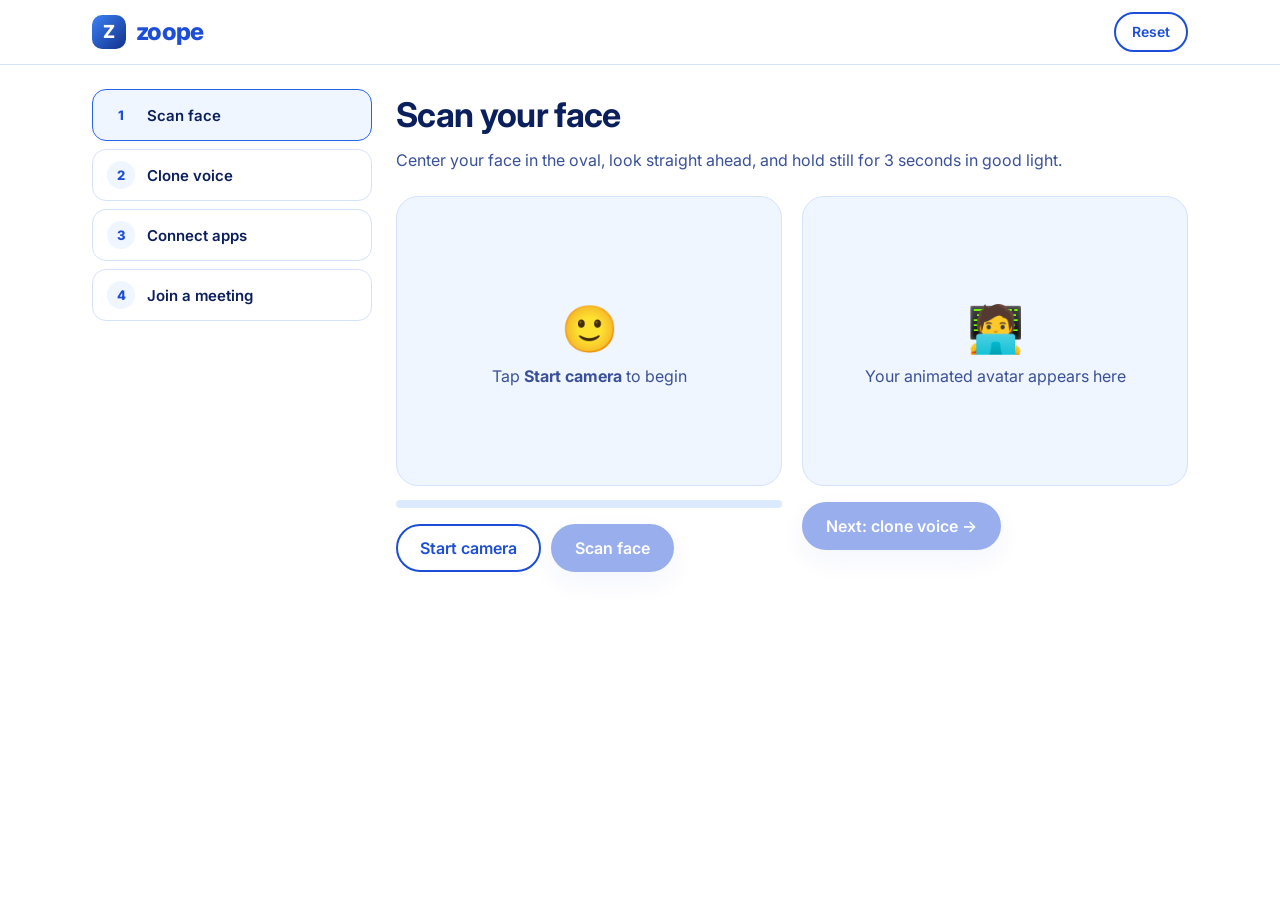
<file: app.html>
<!doctype html>
<html lang="en">
<head>
  <meta charset="utf-8">
  <meta name="viewport" content="width=device-width, initial-scale=1, viewport-fit=cover">
  <title>Zoope — Create your avatar</title>
  <meta name="theme-color" content="#ffffff">
  <meta name="apple-mobile-web-app-capable" content="yes">
  <meta name="apple-mobile-web-app-status-bar-style" content="default">
  <meta name="apple-mobile-web-app-title" content="Zoope">
  <link rel="apple-touch-icon" href="assets/icon.svg">
  <link rel="icon" href="assets/icon.svg" type="image/svg+xml">
  <link rel="manifest" href="manifest.webmanifest">
  <link rel="preconnect" href="https://fonts.googleapis.com">
  <link href="https://fonts.googleapis.com/css2?family=Inter:wght@400;500;600;700;800&display=swap" rel="stylesheet">
  <link rel="stylesheet" href="css/styles.css">
</head>
<body>
  <header class="nav">
    <div class="container nav-inner">
      <a href="index.html" class="logo"><span class="logo-mark">Z</span>zoope</a>
      <button class="btn btn-ghost btn-sm" id="resetAll" title="Delete your face, voice and connections">Reset</button>
    </div>
  </header>

  <main class="container app-shell">
    <div class="app-layout">
      <!-- Step navigation: horizontal scroller on phones, sidebar on iPad landscape / desktop -->
      <nav class="stepper" id="stepper">
        <button class="step-btn active" data-step="face"><span class="dot">1</span>Scan face</button>
        <button class="step-btn" data-step="voice"><span class="dot">2</span>Clone voice</button>
        <button class="step-btn" data-step="connect"><span class="dot">3</span>Connect apps</button>
        <button class="step-btn" data-step="meet"><span class="dot">4</span>Join a meeting</button>
      </nav>

      <div>
        <!-- 1. FACE -->
        <section class="panel active" id="panel-face" style="padding:0">
          <h2>Scan your face</h2>
          <p class="sub">Center your face in the oval, look straight ahead, and hold still for 3 seconds in good light.</p>
          <div class="two-col">
            <div>
              <div class="stage" id="faceStage">
                <div class="stage-msg" id="faceMsg"><div class="big">🙂</div>Tap <strong>Start camera</strong> to begin</div>
                <video id="faceVideo" class="mirror hidden" playsinline muted autoplay></video>
                <div class="face-guide hidden" id="faceGuide"></div>
                <div class="scan-line"></div>
              </div>
              <div class="progress"><div id="faceProgress"></div></div>
              <div class="controls">
                <button class="btn btn-ghost" id="startCam">Start camera</button>
                <button class="btn btn-primary" id="scanFace" disabled>Scan face</button>
              </div>
              <div class="status" id="faceStatus"></div>
            </div>
            <div>
              <div class="stage" id="avatarStage">
                <div class="stage-msg" id="avatarEmpty"><div class="big">🧑‍💻</div>Your animated avatar appears here</div>
                <canvas id="avatarCanvas" width="480" height="640" class="hidden"></canvas>
              </div>
              <div class="controls">
                <button class="btn btn-primary" id="toVoice" disabled>Next: clone voice →</button>
              </div>
            </div>
          </div>
        </section>

        <!-- 2. VOICE -->
        <section class="panel" id="panel-voice" style="padding:0">
          <h2>Clone your voice</h2>
          <p class="sub">Tap record and read the script below out loud in your normal speaking voice. About 20 seconds is enough.</p>
          <div class="script-box" id="script">
            Hi, I'm using Zoope to create my AI voice. I like to keep meetings short, clear and friendly.
            Today is a great day to get things done. Let's review the plan, agree on next steps,
            and make sure everyone knows who owns what. Thanks, everyone — talk soon!
          </div>
          <canvas class="wave" id="wave" width="1000" height="240" style="margin-top:16px"></canvas>
          <div class="progress"><div id="voiceProgress"></div></div>
          <div class="controls">
            <button class="btn btn-primary" id="recBtn">● Record</button>
            <button class="btn btn-ghost" id="playVoice" disabled>▶ Play sample</button>
            <button class="btn btn-primary" id="toConnect" disabled>Next: connect apps →</button>
          </div>
          <div class="status" id="voiceStatus"></div>
        </section>

        <!-- 3. CONNECT -->
        <section class="panel" id="panel-connect" style="padding:0">
          <h2>Connect your meeting apps</h2>
          <p class="sub">Zoope needs permission to join meetings as you. Connect at least one.</p>
          <div class="conn-list" id="connList">
            <div class="conn" data-app="zoom">
              <div class="brand-badge brand-zoom">Z</div>
              <div class="meta"><strong>Zoom</strong><span>Not connected</span></div>
              <button class="btn btn-primary btn-sm">Connect</button>
            </div>
            <div class="conn" data-app="meet">
              <div class="brand-badge brand-meet">M</div>
              <div class="meta"><strong>Google Meet</strong><span>Not connected</span></div>
              <button class="btn btn-primary btn-sm">Connect</button>
            </div>
            <div class="conn" data-app="teams">
              <div class="brand-badge brand-teams">T</div>
              <div class="meta"><strong>Microsoft Teams</strong><span>Not connected</span></div>
              <button class="btn btn-primary btn-sm">Connect</button>
            </div>
          </div>
          <div class="controls">
            <button class="btn btn-primary" id="toMeet" disabled>Next: join a meeting →</button>
          </div>
        </section>

        <!-- 4. MEET -->
        <section class="panel" id="panel-meet" style="padding:0">
          <h2>Send your avatar to a meeting</h2>
          <p class="sub">Paste a Zoom, Google Meet or Microsoft Teams link. Your Zoope avatar joins as you.</p>

          <div class="two-col">
            <div>
              <label class="field" for="meetLink">Meeting link</label>
              <input type="url" id="meetLink" inputmode="url" autocomplete="off"
                     placeholder="https://zoom.us/j/123… or meet.google.com/abc-defg-hij">
              <div class="status" id="linkStatus"></div>

              <label class="field" for="displayName" style="margin-top:12px">Name shown in the meeting</label>
              <input type="text" id="displayName" placeholder="Alex (Zoope AI)">

              <div class="controls">
                <button class="btn btn-primary" id="joinBtn" disabled>Send my avatar</button>
                <button class="btn btn-danger hidden" id="leaveBtn">Leave meeting</button>
              </div>
              <ul class="timeline" id="timeline"></ul>
            </div>

            <div>
              <div class="meeting-card" style="max-width:none">
                <div class="meeting-top">
                  <span id="meetLabel">Preview</span>
                  <span id="meetPlatform"></span>
                </div>
                <div class="tile big" style="aspect-ratio:3/4;max-height:60vh">
                  <canvas id="liveCanvas" width="480" height="640" style="width:100%;height:100%;object-fit:cover"></canvas>
                  <span class="name" id="liveName">You (Zoope AI)</span>
                  <span class="badge hidden" id="speakingBadge">SPEAKING</span>
                </div>
              </div>
              <label class="field" for="sayText" style="margin-top:16px">What should your avatar say?</label>
              <textarea id="sayText">Hi everyone, it's great to be here. I'll share a quick update on my project and then hand it back.</textarea>
              <div class="controls">
                <button class="btn btn-primary" id="sayBtn">🗣 Speak</button>
                <button class="btn btn-ghost" id="sayVoiceSample">▶ Use my voice sample</button>
              </div>
            </div>
          </div>

          <div class="notice">
            <strong>Prototype note:</strong> face capture, voice recording, blinking and lip-sync run live in your browser.
            Joining real meetings and cloned-voice speech require the Zoope backend (see README) — here they're simulated.
          </div>
        </section>
      </div>
    </div>
  </main>

  <script src="js/avatar.js"></script>
  <script src="js/app.js"></script>
</body>
</html>
</file>
<file: css/styles.css>
/* ==========================================================================
   Zoope — shared styles
   White background, blue text theme. Responsive for iPhone, iPad, desktop.
   ========================================================================== */

:root {
  --bg: #ffffff;
  --blue-900: #0b1f5c;
  --blue-800: #12308a;
  --blue-700: #1d4ed8;
  --blue-600: #2563eb;
  --blue-500: #3b82f6;
  --blue-100: #dbeafe;
  --blue-50: #eff6ff;
  --text: var(--blue-900);
  --text-soft: #3a5199;
  --line: #d6e2fb;
  --ok: #0f9d6b;
  --warn: #c2410c;
  --radius: 18px;
  --shadow: 0 10px 30px rgba(29, 78, 216, 0.12);
  --safe-top: env(safe-area-inset-top, 0px);
  --safe-bottom: env(safe-area-inset-bottom, 0px);
  --font: "Inter", -apple-system, BlinkMacSystemFont, "Segoe UI", Roboto, sans-serif;
}

* { box-sizing: border-box; }

html { -webkit-text-size-adjust: 100%; }

body {
  margin: 0;
  background: var(--bg);
  color: var(--text);
  font-family: var(--font);
  line-height: 1.55;
  -webkit-font-smoothing: antialiased;
  overflow-x: hidden;
}

a { color: var(--blue-700); }
img, video, canvas { max-width: 100%; display: block; }

.container {
  width: 100%;
  max-width: 1160px;
  margin: 0 auto;
  padding: 0 16px;
}
@media (min-width: 768px) { .container { padding: 0 32px; } }

/* ---------- Buttons ---------- */
.btn {
  display: inline-flex;
  align-items: center;
  justify-content: center;
  gap: 8px;
  min-height: 48px;               /* comfortable touch target on iOS */
  padding: 0 22px;
  border-radius: 999px;
  border: 2px solid var(--blue-700);
  font: 600 16px/1 var(--font);
  text-decoration: none;
  cursor: pointer;
  transition: transform .15s ease, background .15s ease, color .15s ease, box-shadow .15s ease;
  -webkit-tap-highlight-color: transparent;
}
.btn:active { transform: scale(.97); }
.btn-primary { background: var(--blue-700); color: #fff; box-shadow: var(--shadow); }
.btn-primary:hover { background: var(--blue-800); border-color: var(--blue-800); }
.btn-ghost { background: #fff; color: var(--blue-700); }
.btn-ghost:hover { background: var(--blue-50); }
.btn[disabled] { opacity: .45; cursor: not-allowed; transform: none; }
.btn-sm { min-height: 40px; padding: 0 16px; font-size: 14px; }
.btn-danger { border-color: var(--warn); color: var(--warn); background: #fff; }

/* ---------- Nav ---------- */
.nav {
  position: sticky;
  top: 0;
  z-index: 50;
  padding-top: var(--safe-top);
  background: rgba(255, 255, 255, 0.86);
  backdrop-filter: saturate(1.4) blur(12px);
  -webkit-backdrop-filter: saturate(1.4) blur(12px);
  border-bottom: 1px solid var(--line);
}
.nav-inner { display: flex; align-items: center; justify-content: space-between; height: 64px; }
.logo {
  display: flex; align-items: center; gap: 10px;
  font-weight: 800; font-size: 24px; letter-spacing: -0.03em;
  color: var(--blue-700); text-decoration: none;
}
.logo-mark {
  width: 34px; height: 34px; border-radius: 10px;
  background: linear-gradient(135deg, var(--blue-500), var(--blue-800));
  display: grid; place-items: center; color: #fff; font-size: 18px;
}
.nav-links { display: none; gap: 28px; align-items: center; }
.nav-links a { color: var(--text); text-decoration: none; font-weight: 500; }
.nav-links a:hover { color: var(--blue-600); }
.nav-toggle {
  width: 44px; height: 44px; border: 0; background: transparent;
  color: var(--blue-700); font-size: 26px; cursor: pointer;
}
.mobile-menu {
  display: none; flex-direction: column; gap: 4px;
  padding: 8px 16px 16px; border-bottom: 1px solid var(--line); background: #fff;
}
.mobile-menu.open { display: flex; }
.mobile-menu a { padding: 12px 4px; color: var(--text); text-decoration: none; font-weight: 500; }
@media (min-width: 900px) {
  .nav-links { display: flex; }
  .nav-toggle, .mobile-menu, .mobile-menu.open { display: none; }
}

/* ---------- Hero ---------- */
.hero {
  position: relative;
  min-height: calc(100vh - 64px);
  min-height: calc(100svh - 64px);
  display: flex;
  align-items: center;
  padding: 56px 0 72px;
  /* Your hero image goes in assets/hero.jpg. If it's missing, the SVG placeholder shows. */
  background-image: url("../assets/hero.jpg"), url("../assets/hero-placeholder.svg");
  background-size: cover, cover;
  background-position: center, center;
  background-repeat: no-repeat;
  background-color: #fff;
}
/* White wash so blue text stays readable over any photo */
.hero::before {
  content: "";
  position: absolute; inset: 0;
  background: linear-gradient(180deg, rgba(255,255,255,.80) 0%, rgba(255,255,255,.62) 55%, #fff 100%);
}
.hero > .container { position: relative; }
.hero-grid { display: grid; gap: 40px; align-items: center; }
@media (min-width: 960px) { .hero-grid { grid-template-columns: 1.1fr .9fr; } }

.eyebrow {
  display: inline-flex; align-items: center; gap: 8px;
  padding: 6px 14px; border-radius: 999px;
  background: var(--blue-50); border: 1px solid var(--blue-100);
  color: var(--blue-700); font-weight: 600; font-size: 14px;
}
.hero h1 {
  font-size: clamp(38px, 7vw, 72px);
  line-height: 1.04;
  letter-spacing: -0.04em;
  margin: 18px 0 18px;
  color: var(--blue-900);
}
.hero h1 span { color: var(--blue-600); }
.hero p.lead { font-size: clamp(17px, 2.2vw, 21px); color: var(--text-soft); max-width: 560px; margin: 0 0 28px; }
.hero-ctas { display: flex; flex-wrap: wrap; gap: 12px; }
.platforms { display: flex; flex-wrap: wrap; gap: 10px; margin-top: 28px; font-size: 14px; color: var(--text-soft); align-items: center; }
.chip {
  padding: 6px 12px; border-radius: 999px; background: #fff; border: 1px solid var(--line);
  font-weight: 600; color: var(--blue-800);
}

/* Fake meeting tile in the hero */
.meeting-card {
  background: #fff;
  border: 1px solid var(--line);
  border-radius: 24px;
  box-shadow: var(--shadow);
  padding: 14px;
  max-width: 460px;
  margin: 0 auto;
  width: 100%;
}
.meeting-top { display: flex; justify-content: space-between; align-items: center; padding: 4px 6px 12px; font-size: 13px; color: var(--text-soft); }
.live-dot { display: inline-block; width: 8px; height: 8px; border-radius: 50%; background: #ef4444; margin-right: 6px; animation: pulse 1.4s infinite; }
@keyframes pulse { 50% { opacity: .3; } }
.meeting-grid { display: grid; grid-template-columns: 1fr 1fr; gap: 8px; }
.tile {
  position: relative; aspect-ratio: 4 / 3; border-radius: 14px; overflow: hidden;
  background: linear-gradient(160deg, var(--blue-50), var(--blue-100));
  display: grid; place-items: center;
}
.tile.big { grid-column: span 2; aspect-ratio: 16 / 9; }
.tile .name {
  position: absolute; left: 8px; bottom: 8px; font-size: 12px; font-weight: 600;
  background: rgba(255,255,255,.9); color: var(--blue-800); padding: 3px 8px; border-radius: 8px;
}
.tile .badge {
  position: absolute; right: 8px; top: 8px; font-size: 11px; font-weight: 700;
  background: var(--blue-700); color: #fff; padding: 3px 8px; border-radius: 8px;
}

/* Illustrated face used on the landing page demo */
.face { width: 46%; aspect-ratio: 1; border-radius: 50%; background: #f5d3b8; position: relative; box-shadow: inset 0 -10px 0 rgba(0,0,0,.05); }
.face .eye { position: absolute; top: 40%; width: 12%; height: 12%; background: var(--blue-900); border-radius: 50%; animation: blink 4s infinite; }
.face .eye.l { left: 28%; } .face .eye.r { right: 28%; }
.face .mouth { position: absolute; left: 50%; top: 66%; width: 28%; height: 6%; transform: translateX(-50%); background: #9b2c3a; border-radius: 0 0 40px 40px; animation: talk .32s infinite alternate ease-in-out; }
@keyframes blink { 0%, 92%, 100% { transform: scaleY(1); } 95% { transform: scaleY(.1); } }
@keyframes talk { from { height: 4%; } to { height: 14%; } }
.face.small { width: 40%; }
.face.small .mouth { animation: none; height: 4%; }

/* ---------- Sections ---------- */
section { padding: 80px 0; }
.section-head { text-align: center; max-width: 720px; margin: 0 auto 48px; }
.section-head h2 { font-size: clamp(30px, 4.5vw, 46px); letter-spacing: -0.03em; line-height: 1.1; margin: 12px 0; }
.section-head p { color: var(--text-soft); font-size: 18px; margin: 0; }

.steps { display: grid; gap: 20px; }
@media (min-width: 700px) { .steps { grid-template-columns: repeat(2, 1fr); } }
@media (min-width: 1040px) { .steps { grid-template-columns: repeat(4, 1fr); } }
.card {
  background: #fff; border: 1px solid var(--line); border-radius: var(--radius);
  padding: 26px; box-shadow: 0 2px 0 rgba(29,78,216,.04);
}
.card .num {
  width: 44px; height: 44px; border-radius: 12px; display: grid; place-items: center;
  background: var(--blue-50); color: var(--blue-700); font-weight: 800; font-size: 20px; margin-bottom: 16px;
}
.card h3 { margin: 0 0 8px; font-size: 20px; }
.card p { margin: 0; color: var(--text-soft); }

.alt { background: var(--blue-50); }

.devices { display: grid; gap: 20px; }
@media (min-width: 800px) { .devices { grid-template-columns: repeat(3, 1fr); } }
.device { text-align: center; }
.device .icon { font-size: 44px; margin-bottom: 8px; }

.integrations { display: grid; gap: 16px; grid-template-columns: 1fr; }
@media (min-width: 700px) { .integrations { grid-template-columns: repeat(3, 1fr); } }
.integration { display: flex; align-items: center; gap: 16px; }
.brand-badge {
  flex: none; width: 52px; height: 52px; border-radius: 14px; display: grid; place-items: center;
  color: #fff; font-weight: 800; font-size: 18px;
}
.brand-zoom { background: #2d8cff; }
.brand-meet { background: #00897b; }
.brand-teams { background: #5059c9; }

.pricing { display: grid; gap: 20px; }
@media (min-width: 900px) { .pricing { grid-template-columns: repeat(3, 1fr); } }
.price { font-size: 44px; font-weight: 800; letter-spacing: -0.03em; margin: 8px 0; }
.price small { font-size: 16px; color: var(--text-soft); font-weight: 500; }
.card.featured { border: 2px solid var(--blue-600); box-shadow: var(--shadow); }
.card ul { padding-left: 18px; color: var(--text-soft); margin: 16px 0 24px; }
.card li { margin: 6px 0; }

.faq details {
  border: 1px solid var(--line); border-radius: 14px; padding: 18px 20px; margin-bottom: 12px; background: #fff;
}
.faq summary { font-weight: 600; cursor: pointer; font-size: 17px; }
.faq details p { color: var(--text-soft); margin: 12px 0 0; }

.cta-band { text-align: center; }
.cta-band .card { padding: 48px 24px; background: linear-gradient(135deg, var(--blue-700), var(--blue-900)); color: #fff; border: 0; }
.cta-band h2 { font-size: clamp(28px, 4vw, 42px); margin: 0 0 12px; letter-spacing: -0.03em; }
.cta-band p { color: #c7d7fe; margin: 0 0 24px; }
.cta-band .btn { background: #fff; color: var(--blue-700); border-color: #fff; }

footer { padding: 32px 0 calc(32px + var(--safe-bottom)); border-top: 1px solid var(--line); color: var(--text-soft); font-size: 14px; }
.footer-inner { display: flex; flex-wrap: wrap; justify-content: space-between; gap: 12px; }

/* ==========================================================================
   App (app.html)
   ========================================================================== */
.app-shell { padding-top: 24px; padding-bottom: calc(48px + var(--safe-bottom)); }
.app-layout { display: grid; gap: 24px; }
@media (min-width: 1000px) { .app-layout { grid-template-columns: 280px 1fr; align-items: start; } }

.stepper {
  display: flex; gap: 8px; overflow-x: auto; -webkit-overflow-scrolling: touch;
  padding-bottom: 4px; scrollbar-width: none;
}
.stepper::-webkit-scrollbar { display: none; }
@media (min-width: 1000px) { .stepper { flex-direction: column; position: sticky; top: 88px; overflow: visible; } }
.step-btn {
  flex: none; display: flex; align-items: center; gap: 12px; text-align: left;
  min-height: 52px; padding: 10px 14px; border-radius: 14px; border: 1px solid var(--line);
  background: #fff; color: var(--text); font: 600 15px var(--font); cursor: pointer;
}
.step-btn .dot {
  width: 28px; height: 28px; border-radius: 50%; display: grid; place-items: center; flex: none;
  background: var(--blue-50); color: var(--blue-700); font-size: 13px; font-weight: 800;
}
.step-btn.active { border-color: var(--blue-600); background: var(--blue-50); }
.step-btn.done .dot { background: var(--ok); color: #fff; }

.panel { display: none; }
.panel.active { display: block; animation: fade .25s ease; }
@keyframes fade { from { opacity: 0; transform: translateY(6px); } to { opacity: 1; transform: none; } }
.panel h2 { font-size: clamp(26px, 4vw, 34px); margin: 0 0 6px; letter-spacing: -0.02em; }
.panel > p.sub { color: var(--text-soft); margin: 0 0 24px; }

.two-col { display: grid; gap: 20px; }
@media (min-width: 760px) { .two-col { grid-template-columns: 1fr 1fr; } }

.stage {
  position: relative; width: 100%; aspect-ratio: 3 / 4; max-height: 70vh;
  border-radius: 22px; overflow: hidden; background: var(--blue-50); border: 1px solid var(--line);
  display: grid; place-items: center;
}
@media (min-width: 760px) { .stage { aspect-ratio: 4 / 3; } }
.stage video, .stage canvas { width: 100%; height: 100%; object-fit: cover; }
.stage video.mirror { transform: scaleX(-1); }
.face-guide {
  position: absolute; left: 50%; top: 48%; width: 52%; aspect-ratio: 3 / 4;
  transform: translate(-50%, -50%); border: 3px dashed rgba(37, 99, 235, .85); border-radius: 50%;
  pointer-events: none; box-shadow: 0 0 0 9999px rgba(255,255,255,.35);
}
@media (min-width: 760px) { .face-guide { width: 34%; } }
.scan-line {
  position: absolute; left: 0; right: 0; height: 3px; top: 0;
  background: linear-gradient(90deg, transparent, var(--blue-500), transparent);
  box-shadow: 0 0 18px var(--blue-500); display: none;
}
.scanning .scan-line { display: block; animation: scan 1.6s linear infinite; }
@keyframes scan { from { top: 0; } to { top: 100%; } }
.stage-msg { text-align: center; padding: 24px; color: var(--text-soft); }
.stage-msg .big { font-size: 46px; }

.controls { display: flex; flex-wrap: wrap; gap: 10px; margin-top: 16px; }
.status { margin-top: 12px; font-size: 14px; color: var(--text-soft); min-height: 20px; }
.status.ok { color: var(--ok); font-weight: 600; }
.status.err { color: var(--warn); font-weight: 600; }

.progress { height: 8px; border-radius: 99px; background: var(--blue-100); overflow: hidden; margin-top: 14px; }
.progress > div { height: 100%; width: 0; background: var(--blue-600); transition: width .2s linear; }

.script-box {
  background: #fff; border: 1px solid var(--line); border-radius: 16px; padding: 18px;
  font-size: 18px; line-height: 1.6; color: var(--blue-900);
}
.script-box .hl { background: var(--blue-100); border-radius: 4px; }

.wave { width: 100%; height: 120px; border-radius: 16px; background: var(--blue-50); border: 1px solid var(--line); }

.conn-list { display: grid; gap: 14px; }
.conn {
  display: flex; align-items: center; gap: 14px; flex-wrap: wrap;
  padding: 16px; border: 1px solid var(--line); border-radius: 16px; background: #fff;
}
.conn .meta { flex: 1; min-width: 160px; }
.conn .meta strong { display: block; font-size: 17px; }
.conn .meta span { font-size: 14px; color: var(--text-soft); }
.conn.connected { border-color: var(--ok); }
.conn.connected .meta span { color: var(--ok); font-weight: 600; }

label.field { display: block; font-weight: 600; margin: 0 0 8px; }
input[type="text"], input[type="url"], textarea, select {
  width: 100%; min-height: 50px; padding: 12px 16px; border-radius: 14px;
  border: 1.5px solid var(--line); background: #fff; color: var(--blue-900);
  font: 16px var(--font);       /* 16px prevents iOS auto-zoom on focus */
  outline: none;
}
textarea { min-height: 96px; resize: vertical; }
input:focus, textarea:focus, select:focus { border-color: var(--blue-600); box-shadow: 0 0 0 4px var(--blue-100); }

.timeline { list-style: none; padding: 0; margin: 16px 0 0; }
.timeline li { display: flex; gap: 10px; align-items: center; padding: 8px 0; color: var(--text-soft); font-size: 15px; }
.timeline li .tick { width: 22px; height: 22px; border-radius: 50%; border: 2px solid var(--line); flex: none; display: grid; place-items: center; font-size: 12px; }
.timeline li.done { color: var(--blue-900); }
.timeline li.done .tick { background: var(--ok); border-color: var(--ok); color: #fff; }
.timeline li.doing .tick { border-color: var(--blue-600); border-top-color: transparent; animation: spin .8s linear infinite; }
@keyframes spin { to { transform: rotate(360deg); } }

.notice {
  margin-top: 20px; padding: 14px 16px; border-radius: 14px; background: var(--blue-50);
  border: 1px solid var(--blue-100); font-size: 14px; color: var(--text-soft);
}

.hidden { display: none !important; }

@media (prefers-reduced-motion: reduce) {
  *, *::before, *::after { animation: none !important; transition: none !important; }
}
</file>
